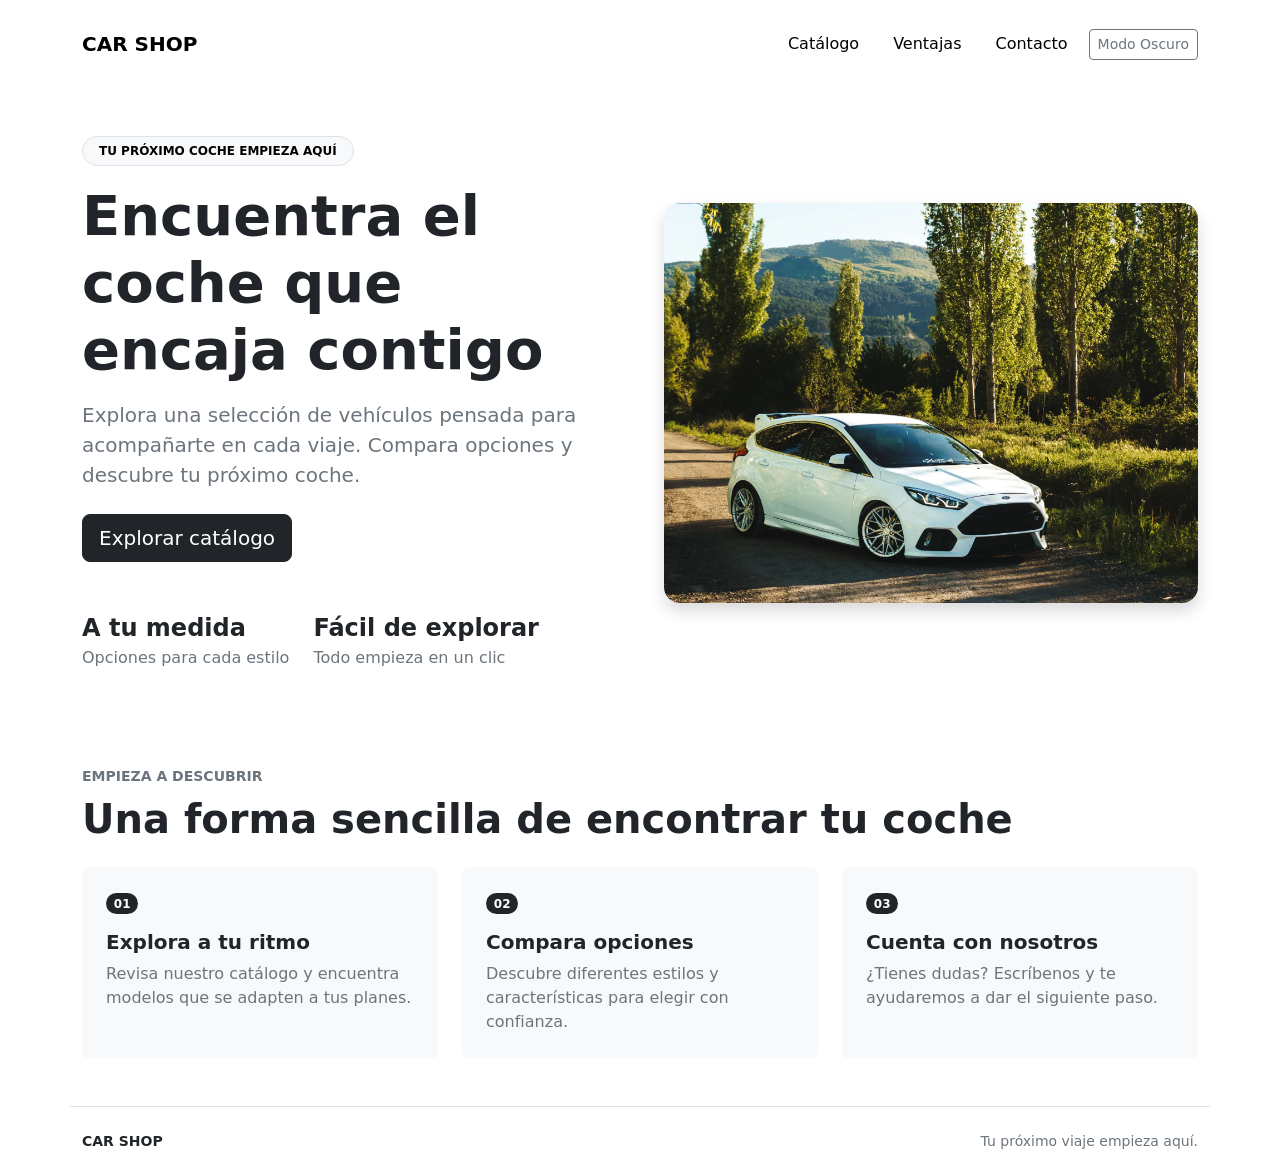
<file: carShop/index.html>
<!doctype html>
<html lang="es">
<head>
    <meta charset="utf-8">
    <meta name="viewport" content="width=device-width, initial-scale=1">
    <meta name="description" content="Encuentra tu próximo coche en Car Shop. Explora nuestro catálogo y descubre el vehículo ideal para ti.">
    <title>Car Shop | Encuentra tu próximo coche</title>
    <link rel="stylesheet" href="css/miestilo.css">
</head>
<body class="index">
    <header class="container py-3">
        <nav class="navbar navbar-expand-md" aria-label="Navegación principal">
            <a class="navbar-brand fw-bold" href="index.html">CAR SHOP</a>
            <div class="d-flex flex-wrap align-items-center justify-content-end gap-2 ms-auto">
                <a class="btn btn-link link-body-emphasis text-decoration-none" href="catalogo.html">Catálogo</a>
                <a class="btn btn-link link-body-emphasis text-decoration-none" href="#ventajas">Ventajas</a>
                <a class="btn btn-link link-body-emphasis text-decoration-none" href="formularioAsistencia.html">Contacto</a>
                <button class="btn btn-outline-secondary btn-sm" id="theme-toggle" type="button" aria-pressed="false">Modo Oscuro</button>
            </div>
        </nav>
    </header>

    <main>
        <section class="container py-5">
            <div class="row align-items-center g-5">
                <div class="col-12 col-lg-6">
                    <span class="badge text-bg-light border rounded-pill px-3 py-2 mb-3">TU PRÓXIMO COCHE EMPIEZA AQUÍ</span>
                    <h1 class="display-4 fw-bold">Encuentra el coche que encaja contigo</h1>
                    <p class="lead text-secondary mt-3">Explora una selección de vehículos pensada para acompañarte en cada viaje. Compara opciones y descubre tu próximo coche.</p>
                    <div class="d-flex flex-wrap gap-2 mt-4">
                        <a class="btn btn-dark btn-lg" href="catalogo.html">Explorar catálogo</a>
                    </div>
                    <div class="d-flex flex-wrap gap-4 mt-5">
                        <div>
                            <strong class="d-block fs-4">A tu medida</strong>
                            <span class="text-secondary">Opciones para cada estilo</span>
                        </div>
                        <div>
                            <strong class="d-block fs-4">Fácil de explorar</strong>
                            <span class="text-secondary">Todo empieza en un clic</span>
                        </div>
                    </div>
                </div>
                <div class="col-12 col-lg-6">
                    <div class="ratio ratio-4x3">
                        <img class="w-100 h-100 object-fit-cover rounded-4 shadow" src="src/media/img/Ford%20Focus.webp" alt="Ford Focus azul en una carretera">
                    </div>
                </div>
            </div>
        </section>

        <section class="container py-5" id="ventajas">
            <div class="d-flex flex-wrap justify-content-between align-items-end gap-3 mb-4">
                <div>
                    <p class="text-secondary text-uppercase small fw-semibold mb-2">Empieza a descubrir</p>
                    <h2 class="h1 fw-bold mb-0">Una forma sencilla de encontrar tu coche</h2>
                </div>
            </div>

            <div class="row g-4">
                <article class="col-12 col-md-4">
                    <div class="card h-100 border-0 bg-body-tertiary">
                        <div class="card-body p-4">
                            <span class="badge text-bg-dark rounded-pill mb-3">01</span>
                            <h3 class="h5 card-title fw-bold">Explora a tu ritmo</h3>
                            <p class="card-text text-secondary mb-0">Revisa nuestro catálogo y encuentra modelos que se adapten a tus planes.</p>
                        </div>
                    </div>
                </article>
                <article class="col-12 col-md-4">
                    <div class="card h-100 border-0 bg-body-tertiary">
                        <div class="card-body p-4">
                            <span class="badge text-bg-dark rounded-pill mb-3">02</span>
                            <h3 class="h5 card-title fw-bold">Compara opciones</h3>
                            <p class="card-text text-secondary mb-0">Descubre diferentes estilos y características para elegir con confianza.</p>
                        </div>
                    </div>
                </article>
                <article class="col-12 col-md-4">
                    <div class="card h-100 border-0 bg-body-tertiary">
                        <div class="card-body p-4">
                            <span class="badge text-bg-dark rounded-pill mb-3">03</span>
                            <h3 class="h5 card-title fw-bold">Cuenta con nosotros</h3>
                            <p class="card-text text-secondary mb-0">¿Tienes dudas? Escríbenos y te ayudaremos a dar el siguiente paso.</p>
                        </div>
                    </div>
                </article>
            </div>
        </section>
    </main>

    <footer class="container py-4 border-top">
        <div class="d-flex flex-wrap justify-content-between gap-2 text-secondary small">
            <span class="fw-semibold text-body">CAR SHOP</span>
            <span>Tu próximo viaje empieza aquí.</span>
        </div>
    </footer>

    <script src="js/modo_oscuro.js" defer></script>
</body>
</html>
</file>
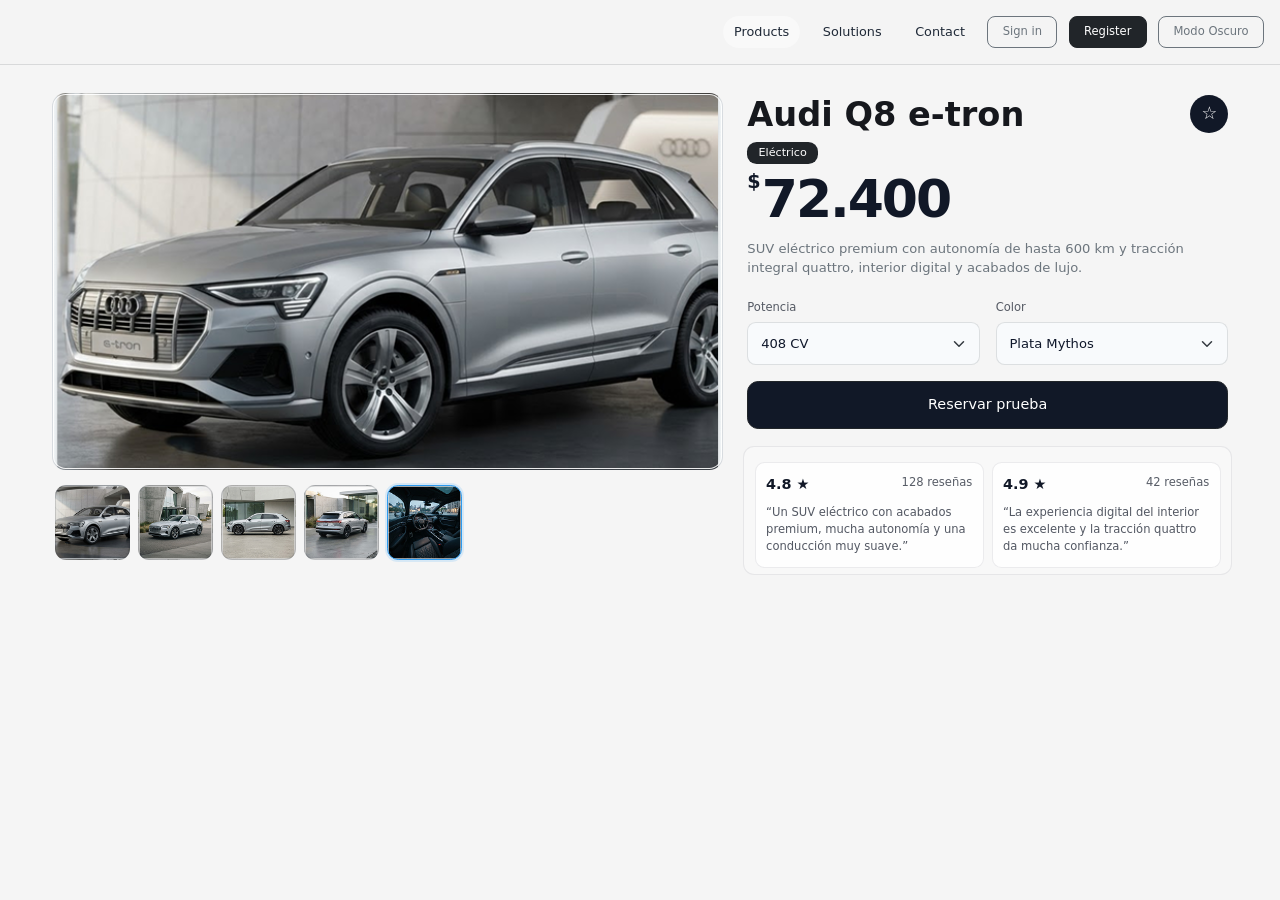
<file: carShop/coche.html>
<!doctype html>
<html lang="es">
<head>
	<meta charset="utf-8">
	<meta name="viewport" content="width=device-width, initial-scale=1">
	<title>Audi Q8 e-tron | Car Shop</title>
	<link rel="stylesheet" href="css/miestilo.css">
</head>
<body class="car-detail-page">
	<header class="d-flex justify-content-end align-items-center">
		<nav class="d-flex align-items-center" aria-label="Navegación principal">
			<p>Products</p>
			<p>Solutions</p>
			<p>Contact</p>
			<button class="btn btn-outline-secondary btn-sm" type="button">Sign in</button>
			<button class="btn btn-dark btn-sm" type="button">Register</button>
			<button class="btn btn-outline-secondary btn-sm" id="theme-toggle" type="button" aria-pressed="false">Modo Oscuro</button>
		</nav>
	</header>

	<main class="container car-detail-content">
		<div class="row g-3 car-detail-layout">
			<section class="col-12 col-md-7 car-gallery" aria-label="Galería del Audi Q8 e-tron">
				<div class="car-gallery-main" aria-hidden="true" style="background-image: url('imagenes/imagenes de coche/Foto — Audi Q8 e-tron.png');"></div>
				<div class="d-flex gap-2 car-gallery-thumbnails" aria-label="Seleccionar imagen del vehículo">
					<button type="button" class="car-gallery-thumbnail" aria-label="Vista principal" data-image="imagenes/imagenes de coche/Foto — Audi Q8 e-tron.png" style="background-image: url('imagenes/imagenes de coche/Foto — Audi Q8 e-tron.png');"></button>
					<button type="button" class="car-gallery-thumbnail" aria-label="Vista frontal" data-image="imagenes/imagenes de coche/Vista frontal.png" style="background-image: url('imagenes/imagenes de coche/Vista frontal.png');"></button>
					<button type="button" class="car-gallery-thumbnail" aria-label="Vista lateral" data-image="imagenes/imagenes de coche/Vista lateral.png" style="background-image: url('imagenes/imagenes de coche/Vista lateral.png');"></button>
					<button type="button" class="car-gallery-thumbnail" aria-label="Vista trasera" data-image="imagenes/imagenes de coche/Vista trasera.png" style="background-image: url('imagenes/imagenes de coche/Vista trasera.png');"></button>
					<button type="button" class="car-gallery-thumbnail active" aria-label="Vista interior" data-image="imagenes/imagenes de coche/Vista interior.png" style="background-image: url('imagenes/imagenes de coche/Vista interior.png');"></button>
				</div>
			</section>

			<section class="col-12 col-md-5 car-details" aria-labelledby="car-title">
				<div class="d-flex justify-content-between align-items-start">
					<div>
						<h1 class="h4 mb-1" id="car-title">Audi Q8 e-tron</h1>
						<span class="badge text-bg-dark">Eléctrico</span>
					</div>
					<button class="btn btn-dark rounded-circle car-favorite" type="button" aria-label="Guardar Audi Q8 e-tron">☆</button>
				</div>

				<p class="car-price mb-2"><span class="car-price-currency">$</span>72.400</p>
				<p class="text-secondary car-description">SUV eléctrico premium con autonomía de hasta 600 km y tracción integral quattro, interior digital y acabados de lujo.</p>

				<form action="#" method="post">
					<div class="row g-3">
						<div class="col-6">
							<label class="form-label" for="potencia">Potencia</label>
							<select class="form-select" id="potencia" name="potencia">
								<option selected>408 CV</option>
								<option>340 CV</option>
								<option>503 CV</option>
							</select>
						</div>
						<div class="col-6">
							<label class="form-label" for="color">Color</label>
							<select class="form-select" id="color" name="color">
								<option selected>Plata Mythos</option>
								<option>Negro Mito</option>
								<option>Gris Daytona</option>
								<option>Blanco Glaciar</option>
							</select>
						</div>
					</div>
					<button class="btn btn-dark w-100 mt-3" type="submit">Reservar prueba</button>
				</form>

				<div class="row g-2 car-reviews">
					<article class="col-6">
						<div class="car-review h-100">
							<div class="d-flex justify-content-between">
								<strong>4.8 ★</strong>
								<span>128 reseñas</span>
							</div>
							<p>“Un SUV eléctrico con acabados premium, mucha autonomía y una conducción muy suave.”</p>
						</div>
					</article>
					<article class="col-6">
						<div class="car-review h-100">
							<div class="d-flex justify-content-between">
								<strong>4.9 ★</strong>
								<span>42 reseñas</span>
							</div>
							<p>“La experiencia digital del interior es excelente y la tracción quattro da mucha confianza.”</p>
						</div>
					</article>
				</div>
			</section>
		</div>
	</main>
	<script src="js/modo_oscuro.js" defer></script>
</body>
</html>
</file>
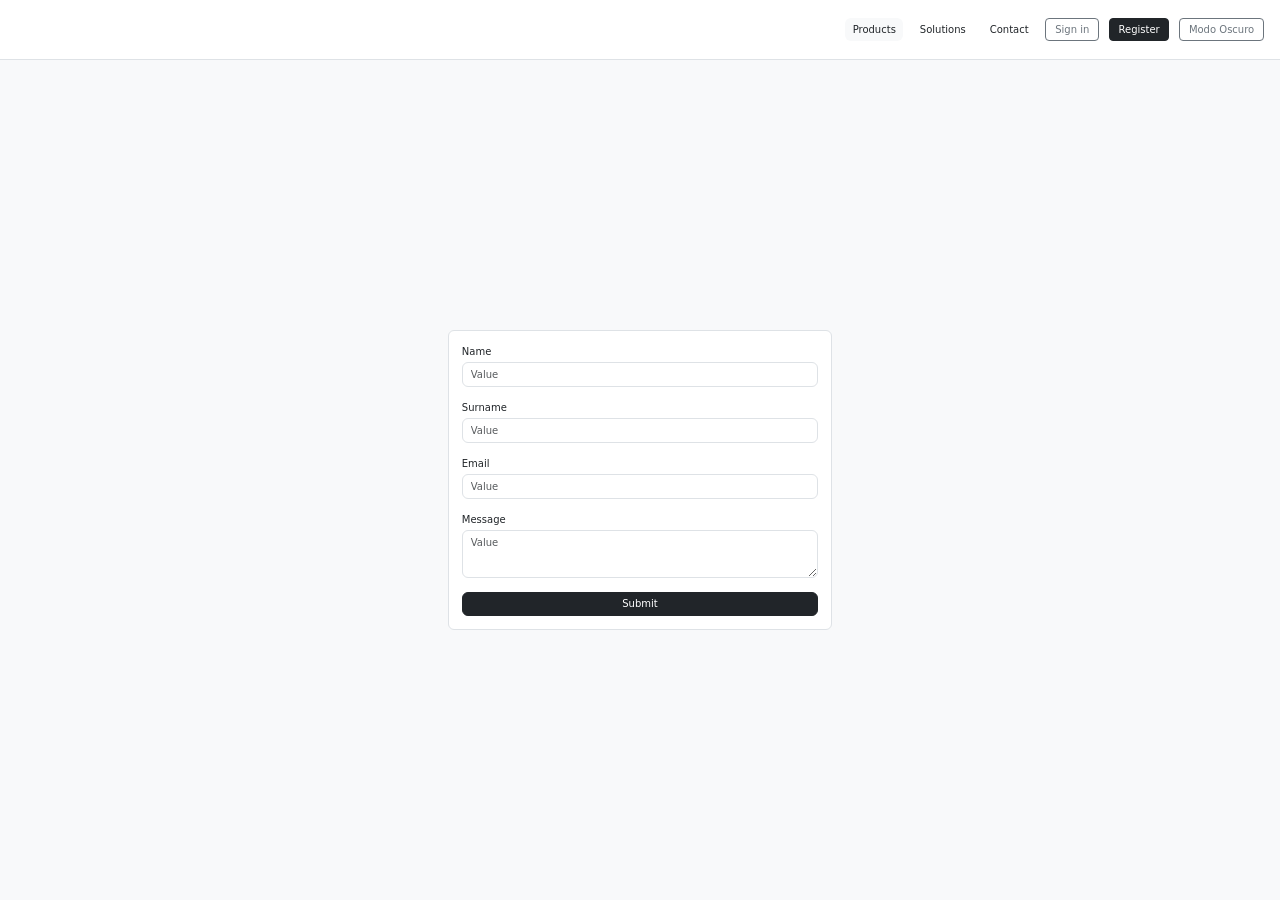
<file: carShop/formularioAsistencia.html>
<!doctype html>
<html lang="es">
<head>
    <meta charset="utf-8">
    <meta name="viewport" content="width=device-width, initial-scale=1">
    <title>Contact form | Car Shop</title>
    <link rel="stylesheet" href="css/miestilo.css">
</head>
<body class="assistance-page">
    <header class="d-flex justify-content-end align-items-center">
        <nav class="d-flex align-items-center" aria-label="Main navigation">
            <p>Products</p>
            <p>Solutions</p>
            <p>Contact</p>
            <button class="btn btn-outline-secondary btn-sm" type="button">Sign in</button>
            <button class="btn btn-dark btn-sm" type="button">Register</button>
            <button class="btn btn-outline-secondary btn-sm" id="theme-toggle" type="button" aria-pressed="false">Modo Oscuro</button>
        </nav>
    </header>

    <main class="d-flex justify-content-center align-items-center">
        <form action="#" method="post">
            <div class="mb-3">
                <label class="form-label" for="name">Name</label>
                <input class="form-control" id="name" name="name" type="text" placeholder="Value">
            </div>

            <div class="mb-3">
                <label class="form-label" for="surname">Surname</label>
                <input class="form-control" id="surname" name="surname" type="text" placeholder="Value">
            </div>

            <div class="mb-3">
                <label class="form-label" for="email">Email</label>
                <input class="form-control" id="email" name="email" type="email" placeholder="Value">
            </div>

            <div class="mb-3">
                <label class="form-label" for="message">Message</label>
                <textarea class="form-control" id="message" name="message" rows="3" placeholder="Value"></textarea>
            </div>

            <button class="btn btn-dark w-100" type="submit">Submit</button>
        </form>
    </main>
    <script src="js/modo_oscuro.js" defer></script>
</body>
</html>
</file>
